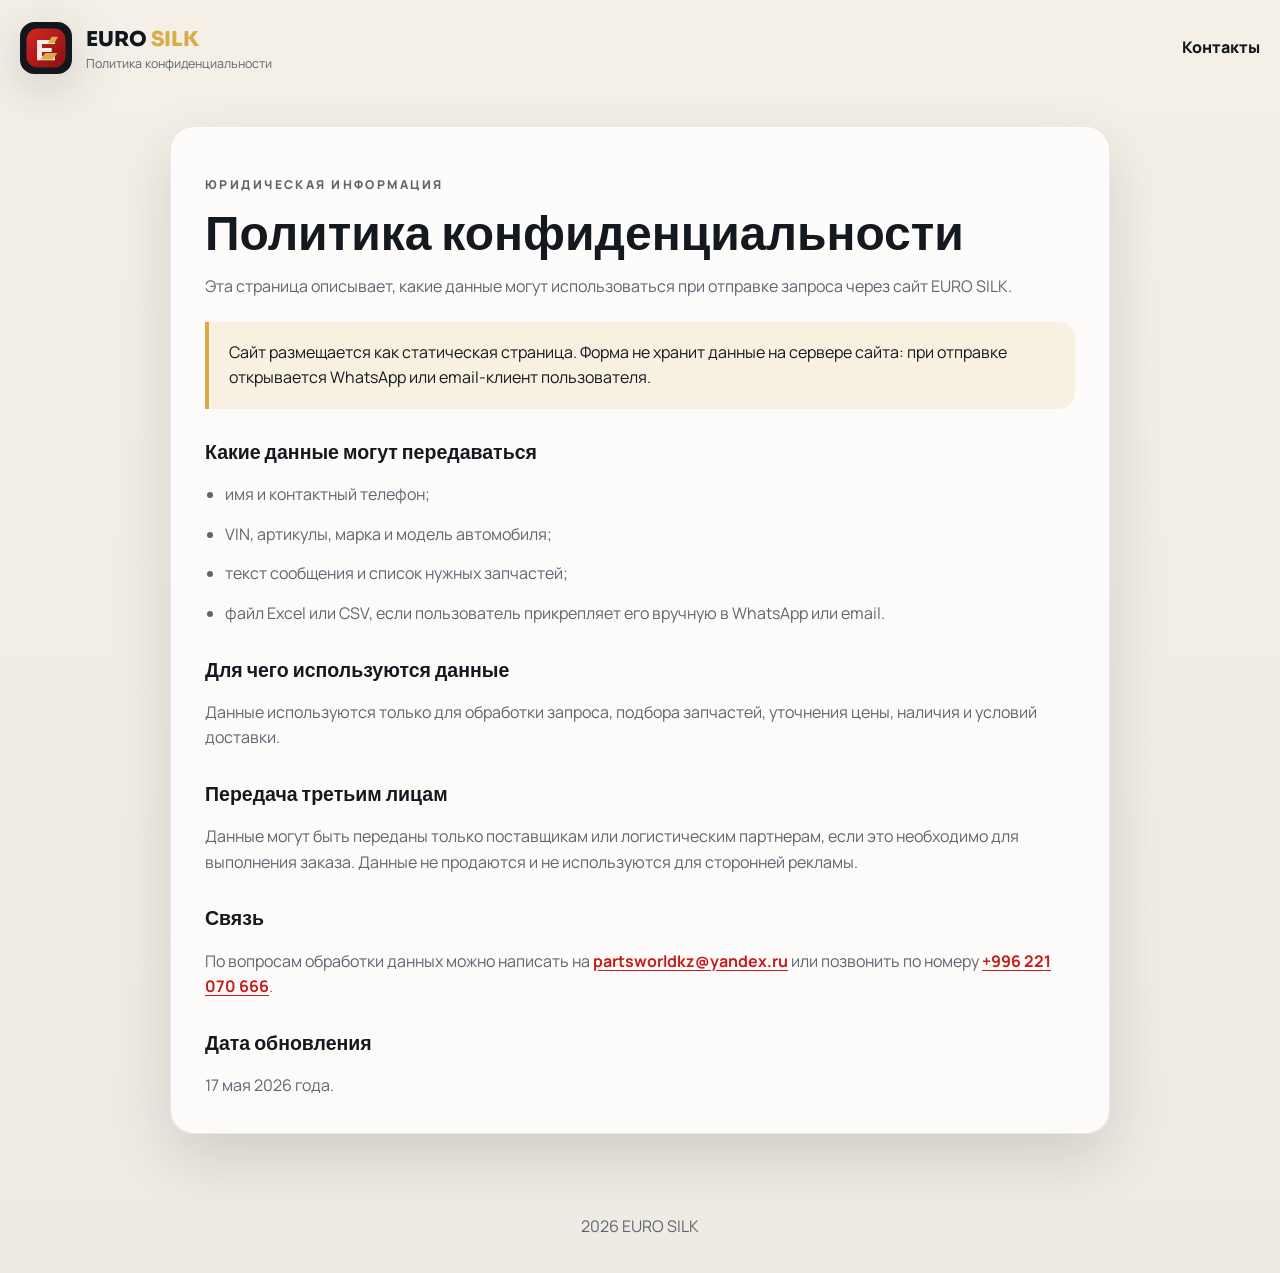
<file: privacy.html>
<!doctype html>
<html lang="ru">
<head>
    <meta charset="utf-8">
    <meta name="viewport" content="width=device-width, initial-scale=1">
    <meta name="description" content="Политика конфиденциальности сайта EURO SILK.">
    <meta name="theme-color" content="#c51d1d">
    <title>Политика конфиденциальности | EURO SILK</title>
    <link rel="icon" href="favicon.svg" type="image/svg+xml">
    <link rel="preconnect" href="https://fonts.googleapis.com">
    <link rel="preconnect" href="https://fonts.gstatic.com" crossorigin>
    <link href="https://fonts.googleapis.com/css2?family=Manrope:wght@400;500;600;700;800&family=Sora:wght@500;600;700;800&display=swap" rel="stylesheet">
    <link rel="stylesheet" href="styles.css">
</head>
<body class="utility-page">
    <header class="utility-header">
        <div class="container utility-header-inner">
            <a href="index.html" class="brand-lockup" aria-label="EURO SILK — на главную">
                <img src="logo-mark.svg" alt="" class="brand-mark" width="48" height="48">
                <span class="brand-copy">
                    <strong>EURO <span>SILK</span></strong>
                    <small>Политика конфиденциальности</small>
                </span>
            </a>
            <a href="index.html#contacts" class="utility-link">Контакты</a>
        </div>
    </header>

    <main class="utility-main">
        <div class="container utility-container">
            <article class="utility-card">
                <p class="eyebrow">Юридическая информация</p>
                <h1>Политика конфиденциальности</h1>
                <p>Эта страница описывает, какие данные могут использоваться при отправке запроса через сайт EURO SILK.</p>

                <div class="utility-note">
                    Сайт размещается как статическая страница. Форма не хранит данные на сервере сайта: при отправке открывается WhatsApp или email-клиент пользователя.
                </div>

                <h2>Какие данные могут передаваться</h2>
                <ul>
                    <li>имя и контактный телефон;</li>
                    <li>VIN, артикулы, марка и модель автомобиля;</li>
                    <li>текст сообщения и список нужных запчастей;</li>
                    <li>файл Excel или CSV, если пользователь прикрепляет его вручную в WhatsApp или email.</li>
                </ul>

                <h2>Для чего используются данные</h2>
                <p>Данные используются только для обработки запроса, подбора запчастей, уточнения цены, наличия и условий доставки.</p>

                <h2>Передача третьим лицам</h2>
                <p>Данные могут быть переданы только поставщикам или логистическим партнерам, если это необходимо для выполнения заказа. Данные не продаются и не используются для сторонней рекламы.</p>

                <h2>Связь</h2>
                <p>По вопросам обработки данных можно написать на <a href="mailto:partsworldkz@yandex.ru">partsworldkz@yandex.ru</a> или позвонить по номеру <a href="tel:+996221070666">+996 221 070 666</a>.</p>

                <h2>Дата обновления</h2>
                <p>17 мая 2026 года.</p>
            </article>
        </div>
    </main>

    <footer class="utility-footer">
        <div class="container">
            <p>2026 EURO SILK</p>
        </div>
    </footer>
</body>
</html>
</file>
<file: styles.css>
:root {
    --bg: #f3efe8;
    --surface: #fbf9f5;
    --surface-strong: #ffffff;
    --surface-dark: #12171d;
    --surface-dark-2: #1a2027;
    --text: #141920;
    --muted: #5d6671;
    --line: rgba(18, 23, 29, 0.11);
    --brand: #c51d1d;
    --brand-deep: #8d1010;
    --accent: #d8ac49;
    --accent-soft: #f4dfac;
    --white: #ffffff;
    --shadow-soft: 0 24px 60px rgba(17, 21, 26, 0.14);
    --shadow-panel: 0 22px 50px rgba(10, 14, 18, 0.2);
    --container: min(100% - 32px, 1240px);
    --header-height: 92px;
    --transition: 220ms ease;
}

* {
    box-sizing: border-box;
    margin: 0;
    padding: 0;
}

html {
    scroll-behavior: smooth;
    scroll-padding-top: calc(var(--header-height) + 24px);
}

body {
    min-width: 320px;
    background:
        radial-gradient(circle at top left, rgba(216, 172, 73, 0.18), transparent 30%),
        linear-gradient(180deg, #f4f0e8 0%, #f7f4ef 42%, #f1ede6 100%);
    color: var(--text);
    font-family: "Manrope", sans-serif;
    line-height: 1.6;
    overflow-x: hidden;
}

body.nav-open {
    overflow: hidden;
}

h1,
h2,
h3,
h4,
strong {
    font-family: "Sora", sans-serif;
    letter-spacing: 0;
}

a {
    color: inherit;
    text-decoration: none;
}

img {
    display: block;
    width: 100%;
    max-width: 100%;
    height: auto;
}

button,
input,
textarea {
    font: inherit;
}

:focus-visible {
    outline: 3px solid var(--accent);
    outline-offset: 3px;
}

.skip-link {
    position: absolute;
    top: -54px;
    left: 18px;
    z-index: 10000;
    padding: 10px 14px;
    border-radius: 999px;
    background: var(--surface-dark);
    color: var(--white);
}

.skip-link:focus {
    top: 16px;
}

.container {
    width: var(--container);
    margin: 0 auto;
}

.eyebrow {
    margin-bottom: 14px;
    color: var(--accent);
    font-size: 0.76rem;
    font-weight: 800;
    letter-spacing: 0.2em;
    text-transform: uppercase;
}

.site-header {
    position: fixed;
    inset: 0 0 auto;
    z-index: 2000;
    min-height: var(--header-height);
    background: rgba(251, 249, 245, 0.76);
    border-bottom: 1px solid rgba(255, 255, 255, 0.38);
    backdrop-filter: blur(18px);
    transition: background var(--transition), box-shadow var(--transition), transform var(--transition);
}

.site-header.is-condensed {
    background: rgba(251, 249, 245, 0.9);
    box-shadow: 0 10px 28px rgba(17, 21, 26, 0.08);
}

.header-inner {
    min-height: var(--header-height);
    display: flex;
    align-items: center;
    justify-content: space-between;
    gap: 28px;
}

.brand-lockup {
    display: inline-flex;
    align-items: center;
    gap: 14px;
    min-width: 0;
}

.brand-mark {
    width: 52px;
    height: 52px;
    flex: 0 0 auto;
    filter: drop-shadow(0 12px 24px rgba(17, 21, 26, 0.18));
}

.brand-copy {
    display: flex;
    flex-direction: column;
    min-width: 0;
}

.brand-copy strong {
    color: var(--surface-dark);
    font-size: 1.28rem;
    font-weight: 800;
}

.brand-copy strong span {
    color: var(--accent);
}

.brand-copy small {
    color: var(--muted);
    font-size: 0.78rem;
    line-height: 1.35;
}

.site-nav {
    display: flex;
    align-items: center;
    gap: 30px;
}

.site-nav ul {
    display: flex;
    align-items: center;
    gap: 24px;
    list-style: none;
}

.site-nav a {
    font-size: 0.96rem;
    font-weight: 700;
}

.site-nav ul a {
    position: relative;
    padding: 8px 0;
    color: rgba(20, 25, 32, 0.88);
}

.site-nav ul a::after {
    content: "";
    position: absolute;
    left: 0;
    right: 0;
    bottom: 1px;
    height: 2px;
    background: var(--brand);
    transform: scaleX(0);
    transform-origin: left;
    transition: transform var(--transition);
}

.site-nav ul a:hover::after,
.site-nav ul a:focus-visible::after {
    transform: scaleX(1);
}

.header-cta,
.btn {
    display: inline-flex;
    align-items: center;
    justify-content: center;
    gap: 10px;
    min-height: 50px;
    padding: 0 22px;
    border-radius: 999px;
    font-size: 0.96rem;
    font-weight: 800;
    transition: transform var(--transition), border-color var(--transition), background var(--transition), color var(--transition), box-shadow var(--transition);
}

.header-cta,
.btn-primary {
    border: 1px solid transparent;
    background: linear-gradient(135deg, var(--brand) 0%, #de2b2b 100%);
    color: var(--white);
    box-shadow: 0 18px 34px rgba(197, 29, 29, 0.18);
}

.btn-secondary {
    border: 1px solid rgba(255, 255, 255, 0.3);
    background: rgba(255, 255, 255, 0.12);
    color: var(--white);
    backdrop-filter: blur(10px);
}

.btn:hover,
.header-cta:hover {
    transform: translateY(-2px);
}

.btn-secondary:hover {
    border-color: rgba(255, 255, 255, 0.5);
    background: rgba(255, 255, 255, 0.2);
}

.mobile-menu-btn {
    display: none;
    position: relative;
    width: 46px;
    height: 46px;
    border: 0;
    border-radius: 999px;
    background: rgba(17, 21, 26, 0.08);
    color: var(--surface-dark);
    cursor: pointer;
}

.mobile-menu-btn span {
    position: absolute;
    left: 13px;
    right: 13px;
    height: 2px;
    border-radius: 999px;
    background: currentColor;
    transition: transform var(--transition), opacity var(--transition);
}

.mobile-menu-btn span:first-child {
    top: 17px;
}

.mobile-menu-btn span:last-child {
    bottom: 17px;
}

.mobile-menu-btn[aria-expanded="true"] span:first-child {
    transform: translateY(5px) rotate(45deg);
}

.mobile-menu-btn[aria-expanded="true"] span:last-child {
    transform: translateY(-5px) rotate(-45deg);
}

.hero-section {
    position: relative;
    min-height: 100svh;
    padding: calc(var(--header-height) + 52px) 0 68px;
    color: var(--white);
    overflow: clip;
}

.hero-backdrop,
.hero-overlay {
    position: absolute;
    inset: 0;
}

.hero-backdrop img,
.error-backdrop img {
    width: 100%;
    height: 100%;
    object-fit: cover;
    transform: scale(1.05);
}

.hero-overlay {
    background:
        radial-gradient(circle at 76% 24%, rgba(216, 172, 73, 0.2), transparent 26%),
        linear-gradient(90deg, rgba(8, 11, 15, 0.86) 0%, rgba(8, 11, 15, 0.6) 45%, rgba(8, 11, 15, 0.42) 100%);
}

.hero-layout {
    position: relative;
    z-index: 1;
    min-height: calc(100svh - var(--header-height) - 120px);
    display: grid;
    grid-template-columns: minmax(0, 1.15fr) minmax(340px, 0.85fr);
    align-items: end;
    gap: 34px;
}

.hero-copy {
    max-width: 760px;
}

.hero-copy h1 {
    max-width: 13ch;
    font-size: clamp(2.4rem, 5vw, 5.35rem);
    line-height: 1.02;
}

.hero-lead {
    max-width: 56ch;
    margin-top: 20px;
    color: rgba(255, 255, 255, 0.84);
    font-size: clamp(1rem, 1.45vw, 1.18rem);
}

.hero-points {
    display: flex;
    flex-wrap: wrap;
    gap: 12px;
    margin-top: 28px;
    list-style: none;
}

.hero-points li {
    display: inline-flex;
    align-items: center;
    gap: 9px;
    min-height: 42px;
    padding: 0 16px;
    border: 1px solid rgba(255, 255, 255, 0.18);
    border-radius: 999px;
    background: rgba(255, 255, 255, 0.08);
    color: rgba(255, 255, 255, 0.92);
    font-size: 0.94rem;
    font-weight: 700;
    backdrop-filter: blur(8px);
}

.hero-points i {
    color: var(--accent);
}

.hero-actions {
    display: flex;
    flex-wrap: wrap;
    gap: 14px;
    margin-top: 30px;
}

.hero-rail {
    display: grid;
    gap: 18px;
    align-self: center;
}

.rail-card,
.rail-list article,
.signal-item,
.about-caption,
.accordion-item,
.workflow-item,
.contact-panel,
.request-panel,
.utility-card {
    border: 1px solid rgba(255, 255, 255, 0.08);
    border-radius: 24px;
    box-shadow: var(--shadow-panel);
}

.rail-card,
.rail-list article {
    padding: 24px;
    background: rgba(255, 255, 255, 0.09);
    backdrop-filter: blur(18px);
}

.rail-kicker {
    margin-bottom: 10px;
    color: var(--accent);
    font-size: 0.78rem;
    font-weight: 800;
    letter-spacing: 0.14em;
    text-transform: uppercase;
}

.rail-card h2 {
    max-width: 16ch;
    font-size: clamp(1.4rem, 2vw, 2rem);
}

.rail-card p,
.rail-list p {
    margin-top: 12px;
    color: rgba(255, 255, 255, 0.78);
}

.rail-list {
    display: grid;
    gap: 14px;
}

.rail-list article span {
    display: block;
    color: var(--accent-soft);
    font-size: 1.05rem;
    font-weight: 800;
}

.brands-marquee {
    position: relative;
    overflow: hidden;
    margin-top: -18px;
    padding: 16px 0;
    border-block: 1px solid rgba(255, 255, 255, 0.16);
    background: linear-gradient(90deg, rgba(17, 21, 26, 0.92), rgba(22, 28, 36, 0.78), rgba(17, 21, 26, 0.92));
    backdrop-filter: blur(14px);
}

.brands-marquee-glow {
    position: absolute;
    inset: -20% 20%;
    background: radial-gradient(circle, rgba(216, 172, 73, 0.16), transparent 58%);
    pointer-events: none;
}

.brands-track {
    display: flex;
    width: max-content;
    animation: brand-scroll 30s linear infinite;
}

.brands-set {
    display: flex;
    align-items: center;
    white-space: nowrap;
}

.brand-chip {
    display: inline-flex;
    align-items: center;
    min-height: 38px;
    margin: 0 9px;
    padding: 0 16px;
    border: 1px solid rgba(255, 255, 255, 0.12);
    border-radius: 999px;
    background: rgba(255, 255, 255, 0.08);
    color: rgba(255, 255, 255, 0.92);
    font-family: "Sora", sans-serif;
    font-size: 0.79rem;
    font-weight: 700;
    letter-spacing: 0.08em;
    text-transform: uppercase;
}

.signal-band {
    padding: 34px 0 18px;
}

.signal-grid {
    display: grid;
    grid-template-columns: repeat(3, minmax(0, 1fr));
    gap: 16px;
}

.signal-item {
    padding: 22px 24px;
    background: rgba(255, 255, 255, 0.62);
    border-color: rgba(17, 21, 26, 0.08);
    box-shadow: var(--shadow-soft);
    backdrop-filter: blur(14px);
}

.signal-item p {
    color: var(--muted);
    font-size: 0.85rem;
    font-weight: 700;
    text-transform: uppercase;
    letter-spacing: 0.12em;
}

.signal-item strong {
    display: block;
    margin-top: 8px;
    font-size: 1.06rem;
    line-height: 1.35;
}

.section {
    padding: 92px 0;
}

.section-contrast {
    background: linear-gradient(180deg, rgba(255, 255, 255, 0.84), rgba(248, 244, 236, 0.94));
}

.section-contact {
    padding-bottom: 110px;
}

.section-heading {
    max-width: 760px;
    margin-bottom: 36px;
}

.section-heading h2,
.about-copy h2 {
    font-size: clamp(2rem, 3.2vw, 3.25rem);
    line-height: 1.08;
}

.section-heading p:not(.eyebrow) {
    margin-top: 14px;
    color: var(--muted);
    font-size: 1.03rem;
}

.about-grid {
    display: grid;
    grid-template-columns: minmax(0, 1fr) minmax(360px, 0.92fr);
    gap: 42px;
    align-items: center;
}

.about-copy p:not(.eyebrow) {
    max-width: 60ch;
    margin-top: 18px;
    color: var(--muted);
    font-size: 1.03rem;
}

.about-metrics {
    display: grid;
    grid-template-columns: repeat(2, minmax(0, 1fr));
    gap: 14px;
    margin-top: 28px;
}

.about-metrics article {
    padding: 18px 18px 20px;
    border-top: 1px solid var(--line);
}

.about-metrics strong {
    display: block;
    font-size: 1rem;
}

.about-metrics span {
    display: block;
    margin-top: 6px;
    color: var(--muted);
}

.about-media {
    position: relative;
}

.about-media img {
    min-height: 520px;
    border-radius: 28px;
    object-fit: cover;
    box-shadow: var(--shadow-soft);
}

.about-caption {
    position: absolute;
    left: 20px;
    right: 20px;
    bottom: 20px;
    padding: 22px 24px;
    background: rgba(18, 23, 29, 0.72);
    color: var(--white);
    backdrop-filter: blur(18px);
}

.about-caption span {
    display: block;
    color: var(--accent);
    font-size: 0.82rem;
    font-weight: 800;
    letter-spacing: 0.14em;
    text-transform: uppercase;
}

.about-caption p {
    margin-top: 10px;
    color: rgba(255, 255, 255, 0.8);
}

.catalog-accordion {
    display: grid;
    gap: 16px;
}

.accordion-item {
    overflow: hidden;
    background: rgba(255, 255, 255, 0.68);
    border-color: rgba(17, 21, 26, 0.08);
    box-shadow: var(--shadow-soft);
}

.accordion-header {
    width: 100%;
    display: flex;
    align-items: center;
    justify-content: space-between;
    gap: 18px;
    padding: 24px 28px;
    border: 0;
    background: transparent;
    color: var(--text);
    font-family: "Sora", sans-serif;
    font-size: 1.05rem;
    font-weight: 700;
    text-align: left;
    cursor: pointer;
}

.accordion-header i {
    color: var(--brand);
    transition: transform var(--transition);
}

.accordion-header[aria-expanded="true"] i {
    transform: rotate(180deg);
}

.accordion-content {
    max-height: 0;
    overflow: hidden;
    transition: max-height 260ms ease;
}

.accordion-content ul {
    list-style: none;
    padding: 0 28px 24px;
}

.accordion-content li {
    display: flex;
    align-items: center;
    gap: 12px;
    padding: 13px 0;
    border-top: 1px solid rgba(17, 21, 26, 0.08);
}

.accordion-content li i {
    width: 20px;
    color: var(--brand);
    text-align: center;
}

.workflow-grid {
    display: grid;
    grid-template-columns: repeat(4, minmax(0, 1fr));
    gap: 16px;
}

.workflow-item {
    min-height: 220px;
    padding: 24px;
    background: rgba(255, 255, 255, 0.64);
    border-color: rgba(17, 21, 26, 0.08);
    box-shadow: var(--shadow-soft);
}

.workflow-item span {
    display: block;
    color: var(--brand);
    font-family: "Sora", sans-serif;
    font-size: 0.92rem;
    font-weight: 800;
    letter-spacing: 0.14em;
}

.workflow-item h3 {
    margin-top: 24px;
    font-size: 1.16rem;
}

.workflow-item p {
    margin-top: 12px;
    color: var(--muted);
}

.contacts-grid {
    display: grid;
    grid-template-columns: minmax(0, 0.92fr) minmax(360px, 1.08fr);
    gap: 24px;
    align-items: start;
}

.contact-column {
    display: grid;
    gap: 18px;
}

.map-shell {
    position: relative;
    overflow: hidden;
    min-height: 420px;
    border-radius: 28px;
    background: #d7d8da;
    box-shadow: var(--shadow-soft);
}

.map-shell iframe {
    width: 100%;
    height: 420px;
    border: 0;
}

.map-link {
    position: absolute;
    left: 16px;
    bottom: 16px;
    display: inline-flex;
    align-items: center;
    gap: 9px;
    min-height: 42px;
    padding: 0 16px;
    border-radius: 999px;
    background: rgba(255, 255, 255, 0.88);
    color: var(--brand);
    font-size: 0.9rem;
    font-weight: 800;
    backdrop-filter: blur(10px);
}

.contact-panel,
.request-panel {
    padding: 28px;
    background: rgba(255, 255, 255, 0.72);
    border-color: rgba(17, 21, 26, 0.08);
    box-shadow: var(--shadow-soft);
}

.contact-panel h3,
.request-panel h3 {
    font-size: 1.45rem;
}

.contact-list {
    display: grid;
    gap: 18px;
    margin-top: 24px;
}

.contact-list article {
    display: grid;
    grid-template-columns: 26px minmax(0, 1fr);
    gap: 14px;
}

.contact-list i {
    color: var(--brand);
    font-size: 1.15rem;
    transform: translateY(4px);
}

.contact-list strong {
    display: block;
    margin-bottom: 4px;
    font-size: 0.98rem;
}

.contact-list p,
.contact-list small {
    color: var(--muted);
}

.contact-list a:hover,
.inline-link:hover,
.utility-link:hover,
.footer-links-block a:hover {
    color: var(--brand);
}

.request-head p:not(.eyebrow) {
    margin-top: 10px;
    color: var(--muted);
}

.form-row {
    display: grid;
    grid-template-columns: 1fr 1fr;
    gap: 14px;
}

.form-group {
    margin-top: 18px;
}

.form-group label {
    display: block;
    margin-bottom: 8px;
    font-size: 0.92rem;
    font-weight: 700;
}

.form-control {
    width: 100%;
    min-height: 52px;
    padding: 14px 16px;
    border: 1px solid rgba(17, 21, 26, 0.12);
    border-radius: 16px;
    background: rgba(255, 255, 255, 0.92);
    color: var(--text);
    transition: border-color var(--transition), box-shadow var(--transition), transform var(--transition);
}

.form-control:focus {
    border-color: rgba(197, 29, 29, 0.45);
    outline: none;
    box-shadow: 0 0 0 4px rgba(197, 29, 29, 0.08);
}

textarea.form-control {
    min-height: 130px;
    resize: vertical;
}

.file-upload {
    margin-top: 20px;
}

.file-upload-label {
    position: relative;
    display: block;
    padding: 16px 18px;
    border: 1px dashed rgba(17, 21, 26, 0.18);
    border-radius: 18px;
    background: linear-gradient(135deg, rgba(255, 255, 255, 0.96), rgba(248, 241, 225, 0.92));
    font-weight: 700;
    cursor: pointer;
}

.file-upload-label i {
    margin-right: 8px;
    color: var(--brand);
}

.file-upload-input {
    position: absolute;
    inset: 0;
    width: 100%;
    height: 100%;
    opacity: 0;
    cursor: pointer;
}

.file-name,
.form-note,
.form-status {
    margin-top: 10px;
    color: var(--muted);
    font-size: 0.9rem;
}

.form-status {
    min-height: 1.3em;
    color: var(--brand);
    font-weight: 700;
}

.excel-preview {
    overflow: hidden;
    margin-top: 14px;
    border: 1px solid rgba(17, 21, 26, 0.08);
    border-radius: 18px;
    background: rgba(255, 255, 255, 0.84);
}

.excel-row {
    display: grid;
    grid-template-columns: 1fr 1fr 0.7fr;
    gap: 12px;
    padding: 11px 14px;
    font-size: 0.9rem;
}

.excel-row + .excel-row {
    border-top: 1px solid rgba(17, 21, 26, 0.08);
}

.excel-row-head {
    background: rgba(18, 23, 29, 0.06);
    font-weight: 800;
}

.form-submit {
    width: 100%;
    margin-top: 24px;
}

.inline-link,
.utility-card a {
    color: var(--brand);
    font-weight: 700;
    text-decoration: underline;
    text-underline-offset: 3px;
}

.site-footer {
    padding: 54px 0 28px;
    background: linear-gradient(180deg, #161c23 0%, #101419 100%);
    color: rgba(255, 255, 255, 0.84);
}

.footer-grid {
    display: grid;
    grid-template-columns: minmax(0, 1.2fr) repeat(2, minmax(180px, 0.6fr));
    gap: 30px;
}

.footer-brand .brand-copy strong {
    color: var(--white);
}

.footer-brand .brand-copy small {
    color: rgba(255, 255, 255, 0.6);
}

.footer-links-block h3 {
    margin-bottom: 16px;
    color: var(--accent);
    font-size: 1rem;
}

.footer-links-block ul {
    display: grid;
    gap: 10px;
    list-style: none;
}

.footer-bottom {
    margin-top: 28px;
    padding-top: 20px;
    border-top: 1px solid rgba(255, 255, 255, 0.08);
    color: rgba(255, 255, 255, 0.58);
    font-size: 0.92rem;
}

.utility-page {
    background: linear-gradient(180deg, #f4f0e8 0%, #efebe3 100%);
}

.utility-page-dark {
    background: #0f1419;
}

.utility-header {
    padding: 22px 0;
}

.utility-header-inner {
    display: flex;
    align-items: center;
    justify-content: space-between;
    gap: 20px;
}

.utility-link {
    font-weight: 800;
}

.utility-main {
    padding: 30px 0 80px;
}

.utility-container {
    max-width: 940px;
}

.utility-card {
    padding: 34px;
    background: rgba(255, 255, 255, 0.78);
    border-color: rgba(17, 21, 26, 0.08);
    box-shadow: var(--shadow-soft);
}

.utility-card h1 {
    font-size: clamp(2.1rem, 4vw, 3rem);
    line-height: 1.08;
}

.utility-card h2 {
    margin-top: 28px;
    font-size: 1.22rem;
}

.utility-card p,
.utility-card li {
    margin-top: 14px;
    color: var(--muted);
}

.utility-card ul {
    padding-left: 20px;
}

.utility-note {
    margin-top: 22px;
    padding: 18px 18px 18px 20px;
    border-left: 4px solid var(--accent);
    border-radius: 0 16px 16px 0;
    background: rgba(216, 172, 73, 0.14);
    color: var(--text);
}

.utility-footer {
    padding: 0 0 34px;
    color: var(--muted);
    text-align: center;
}

.error-shell {
    position: relative;
    min-height: 100svh;
    display: grid;
    place-items: center;
    overflow: clip;
}

.error-backdrop,
.error-overlay {
    position: absolute;
    inset: 0;
}

.error-overlay {
    background: linear-gradient(180deg, rgba(11, 14, 18, 0.52), rgba(11, 14, 18, 0.82));
}

.error-content {
    position: relative;
    z-index: 1;
    max-width: 720px;
    padding: 40px 0;
    color: var(--white);
}

.error-brand {
    margin-bottom: 22px;
}

.error-brand .brand-copy strong {
    color: var(--white);
}

.error-brand .brand-copy small {
    color: rgba(255, 255, 255, 0.66);
}

.error-content h1 {
    max-width: 12ch;
    font-size: clamp(2.3rem, 6vw, 4.8rem);
    line-height: 1.02;
}

.error-content p:not(.eyebrow) {
    max-width: 50ch;
    margin-top: 16px;
    color: rgba(255, 255, 255, 0.76);
    font-size: 1.08rem;
}

.reveal {
    opacity: 0;
    transform: translateY(24px);
    transition: opacity 560ms ease, transform 560ms ease;
}

.reveal.visible {
    opacity: 1;
    transform: translateY(0);
}

.delay-1 {
    transition-delay: 90ms;
}

.delay-2 {
    transition-delay: 180ms;
}

.delay-3 {
    transition-delay: 270ms;
}

@keyframes brand-scroll {
    from {
        transform: translateX(0);
    }

    to {
        transform: translateX(-50%);
    }
}

@media (prefers-reduced-motion: reduce) {
    html {
        scroll-behavior: auto;
    }

    .reveal,
    .reveal.visible {
        opacity: 1;
        transform: none;
        transition: none;
    }

    .brands-track {
        animation: none;
    }
}

@media (max-width: 1080px) {
    .site-nav {
        position: fixed;
        top: calc(var(--header-height) + 10px);
        left: 16px;
        right: 16px;
        display: grid;
        gap: 18px;
        padding: 22px;
        border: 1px solid rgba(255, 255, 255, 0.14);
        border-radius: 24px;
        background: rgba(251, 249, 245, 0.95);
        box-shadow: 0 28px 54px rgba(17, 21, 26, 0.14);
        backdrop-filter: blur(18px);
        opacity: 0;
        pointer-events: none;
        transform: translateY(-14px);
        transition: opacity var(--transition), transform var(--transition);
    }

    .site-nav.active {
        opacity: 1;
        pointer-events: auto;
        transform: translateY(0);
    }

    .site-nav ul {
        display: grid;
        gap: 10px;
    }

    .site-nav ul a {
        display: block;
        padding: 10px 0;
    }

    .mobile-menu-btn {
        display: inline-flex;
        align-items: center;
        justify-content: center;
        flex: 0 0 auto;
    }

    .hero-layout,
    .about-grid,
    .contacts-grid {
        grid-template-columns: 1fr;
    }

    .hero-layout {
        min-height: auto;
        align-items: start;
        gap: 26px;
    }

    .hero-rail {
        max-width: 640px;
    }

    .workflow-grid,
    .signal-grid {
        grid-template-columns: repeat(2, minmax(0, 1fr));
    }
}

@media (max-width: 760px) {
    :root {
        --header-height: 82px;
    }

    .brand-copy small {
        display: none;
    }

    .hero-section {
        min-height: auto;
        padding: calc(var(--header-height) + 36px) 0 56px;
    }

    .hero-copy h1,
    .section-heading h2,
    .about-copy h2,
    .error-content h1 {
        max-width: none;
    }

    .hero-points,
    .hero-actions {
        gap: 10px;
    }

    .hero-points li,
    .brand-chip {
        min-height: 40px;
        font-size: 0.82rem;
    }

    .signal-grid,
    .workflow-grid,
    .about-metrics,
    .form-row,
    .footer-grid {
        grid-template-columns: 1fr;
    }

    .section,
    .section-contact {
        padding: 76px 0;
    }

    .about-media img {
        min-height: 360px;
    }

    .map-shell,
    .map-shell iframe {
        min-height: 320px;
        height: 320px;
    }

    .contact-panel,
    .request-panel,
    .utility-card {
        padding: 22px;
        border-radius: 22px;
    }

    .utility-header-inner {
        align-items: flex-start;
        flex-direction: column;
    }
}
</file>
